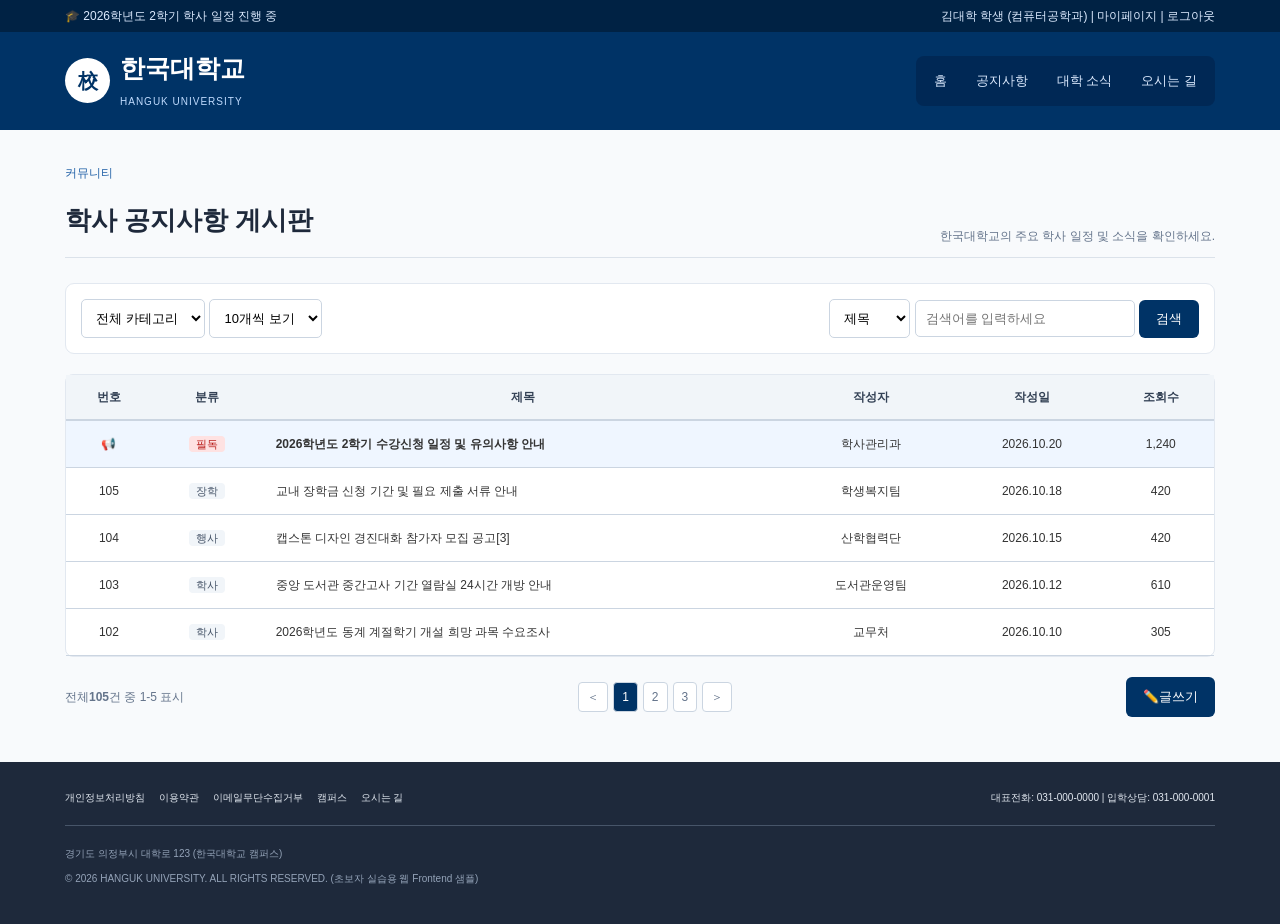
<file: board.html>
<!DOCTYPE html>
<html lang="en">
<head>
    <meta charset="UTF-8">
    <meta name="viewport" content="width=device-width, initial-scale=1.0">
    <link rel="stylesheet" href="css/style.css">
    <title>한국대학교 - Main</title>
</head>
<body>
    <div class="top">
        <div class="wrap topin">
            <span>🎓 2026학년도 2학기 학사 일정 진행 중</span>
            <span>김대학 학생 (컴퓨터공학과) | 마이페이지 | 로그아웃</span>
        </div>
    </div>
    <header>
        <div class="wrap headin">
            <a href="index.html" class="logo">
                <span class="mark">校</span>
                <span>
                    <b>한국대학교</b>
                    <small>HANGUK UNIVERSITY</small>
                </span>
            </a>
            <nav>
                <a href="index.html">홈</a>
                <a href="board.html">공지사항</a>
                <a href="#">대학 소식</a>
                <a href="#">오시는 길</a>
            </nav>
        </div>
    </header>

    <main class="wrap main">
        <div class="pagetitle">
            <div>
                <small>커뮤니티</small>
                <h1>학사 공지사항 게시판</h1>
            </div>
            <p>한국대학교의 주요 학사 일정 및 소식을 확인하세요.</p>
        </div>
        <div class="search">
            <div>
                <select>
                    <option>전체 카테고리</option>
                    <option>학사</option>
                    <option>장학</option>
                    <option>행사</option>
                </select>
                <select>
                    <option>10개씩 보기</option>
                    <option>20개씩 보기</option>
                </select>
            </div>
            
            <div>
                <select>
                    <option>제목</option>
                    <option>작성자</option>
                </select>
                <input type="text" placeholder="검색어를 입력하세요">
                <button class="btn navy-btn">검색</button>
            </div>
        </div>
        <div class="tablebox">
            <table>
                <thead>
                    <tr>
                        <th>번호</th>
                        <th>분류</th>
                        <th>제목</th>
                        <th>작성자</th>
                        <th>작성일</th>
                        <th>조회수</th>
                    </tr>
                </thead>
                <tbody>
                    <tr class="pinned"> <!--게시판의 고정글-->
                        <td>📢</td>
                        <td><em>필독</em></td>
                        <td><a href=view.html><b>2026학년도 2학기 수강신청 일정 및 유의사항 안내</b></a></td>
                        <td>학사관리과</td>
                        <td>2026.10.20</td>
                        <td>1,240</td>
                    </tr>
                    <tr>
                        <td>105</td>
                        <td><label>장학</label></td>
                        <td><a href=view.html>교내 장학금 신청 기간 및 필요 제출 서류 안내</a></td>
                        <td>학생복지팀</td>
                        <td>2026.10.18</td>
                        <td>420</td>
                    </tr>
                    <tr>
                        <td>104</td>
                        <td><label>행사</label></td>
                        <td><a href=view.html>캡스톤 디자인 경진대화 참가자 모집 공고<span>[3]</span></a></td>
                        <td>산학협력단</td>
                        <td>2026.10.15</td>
                        <td>420</td>
                    </tr>
                    <tr>
                        <td>103</td>
                        <td><label>학사</label></td>
                        <td><a href=view.html>중앙 도서관 중간고사 기간 열람실 24시간 개방 안내</a></td>
                        <td>도서관운영팀</td>
                        <td>2026.10.12</td>
                        <td>610</td>
                    </tr>
                    <tr>
                        <td>102</td>
                        <td><label>학사</label></td>
                        <td><a href=view.html>2026학년도 동계 계절학기 개설 희망 과목 수요조사</a></td>
                        <td>교무처</td>
                        <td>2026.10.10</td>
                        <td>305</td>
                    </tr>
                </tbody>
            </table>
        </div>
        <div class="borderbottom">
            <span>전체<b>105</b>건 중 1-5 표시</span>
            <div class="pages">
                <a href="#">＜</a>
                <a href="#" class="selected">1</a>
                <a href="#">2</a>
                <a href="#">3</a>
                <a href="#">＞</a>
            </div>
            <a href="write.html" class="btn navy-btn">✏️글쓰기</a>
        </div>
    </main>

    <footer>
        <div class="wrap">
            <div class="footerlink">
                개인정보처리방침&nbsp;&nbsp;&nbsp;&nbsp; 이용약관&nbsp;&nbsp;&nbsp;&nbsp; 
                이메일무단수집거부&nbsp;&nbsp;&nbsp;&nbsp; 캠퍼스&nbsp;&nbsp;&nbsp;&nbsp; 오시는 길
                <span>대표전화: 031-000-0000 | 입학상담: 031-000-0001</span>
            </div>
            <p>경기도 의정부시 대학로 123 (한국대학교 캠퍼스)</p>
            <p>© 2026 HANGUK UNIVERSITY. ALL RIGHTS RESERVED. (초보자 실습용 웹 Frontend 샘플)</p>
        </div>
    </footer>
</body>
</html>
</file>
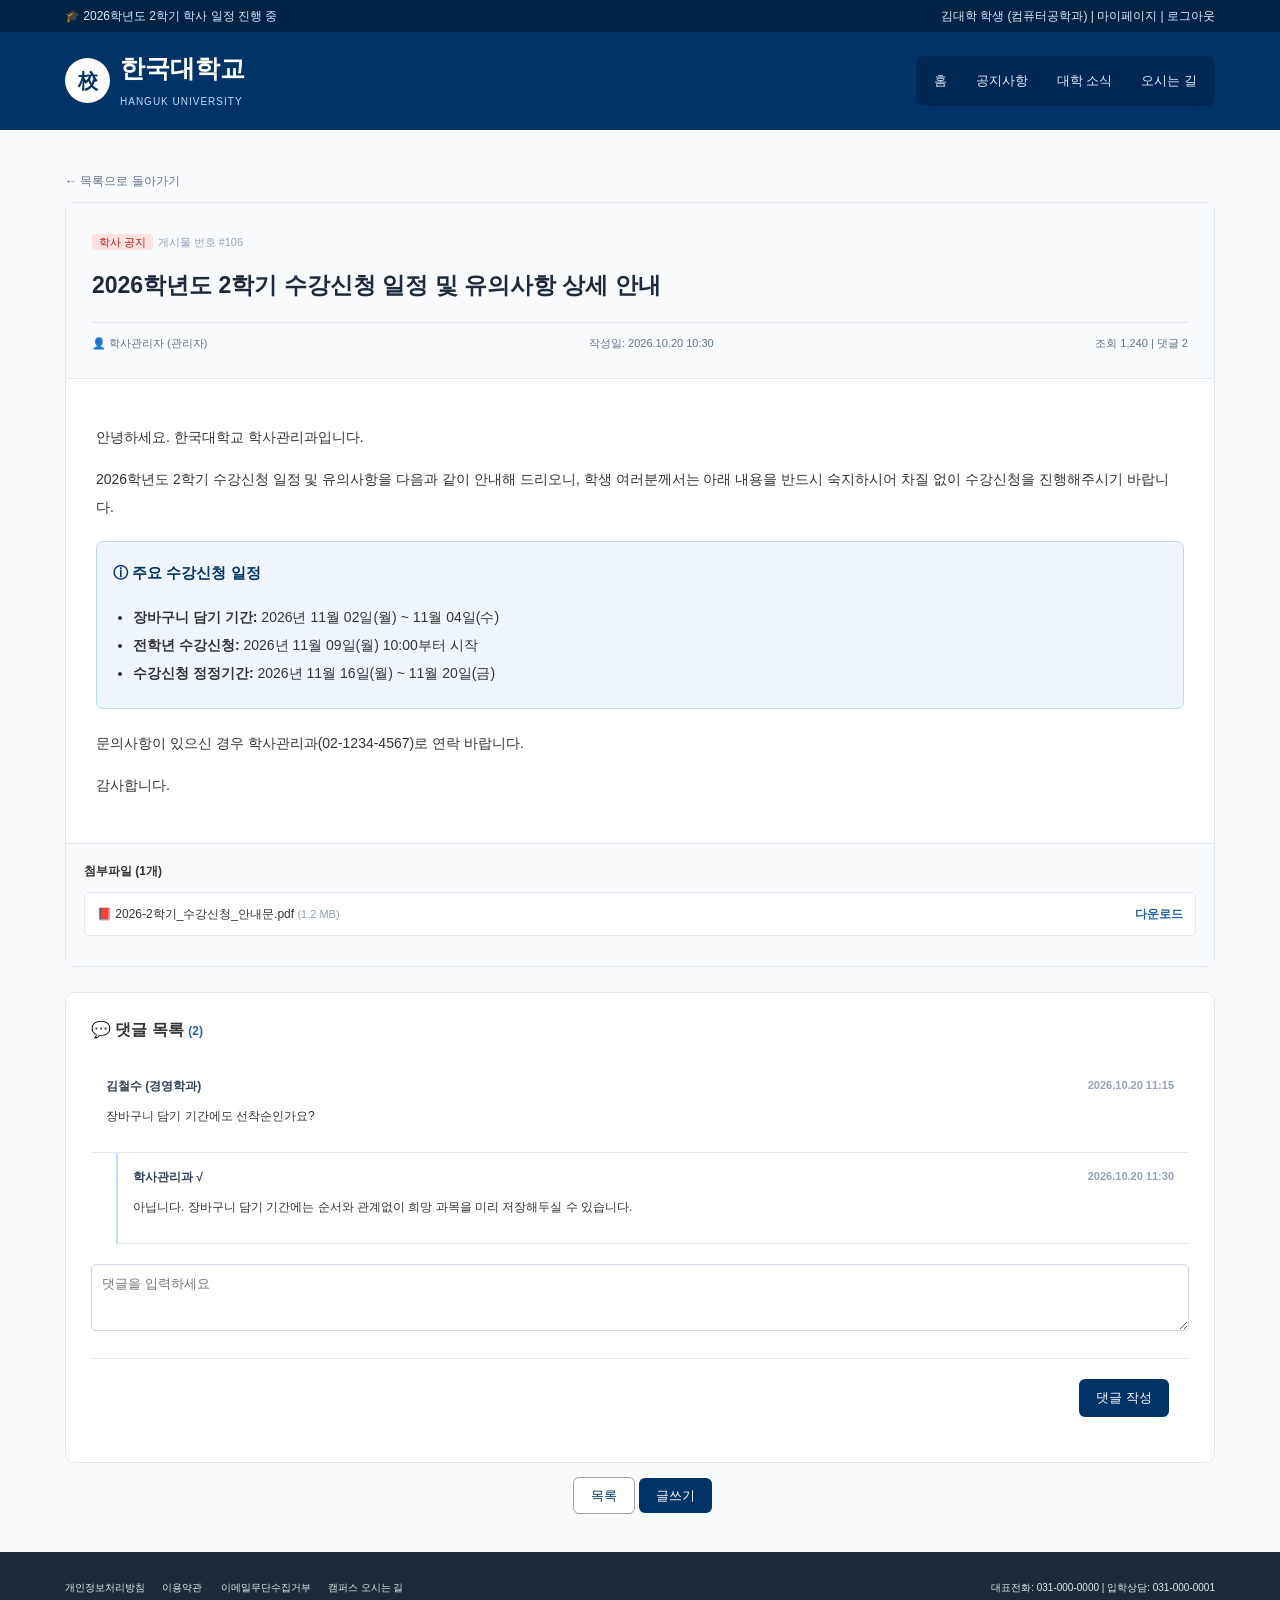
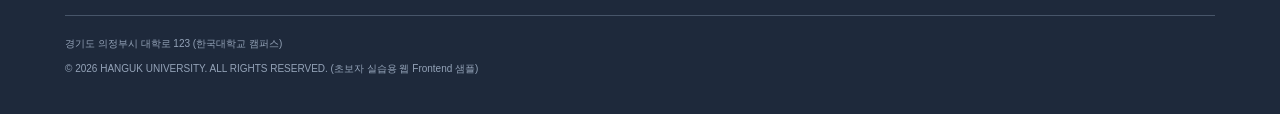
<file: view.html>
<!DOCTYPE html>
<html lang="en">
<head>
    <meta charset="UTF-8">
    <meta name="viewport" content="width=device-width, initial-scale=1.0">
    <link rel="stylesheet" href="css/style.css">
    <title>한국대학교 - Main</title>
</head>
<body>
    <div class="top">
        <div class="wrap topin">
            <span>🎓 2026학년도 2학기 학사 일정 진행 중</span>
            <span>김대학 학생 (컴퓨터공학과) | 마이페이지 | 로그아웃</span>
        </div>
    </div>
    <header>
        <div class="wrap headin">
            <a href="index.html" class="logo">
                <span class="mark">校</span>
                <span>
                    <b>한국대학교</b>
                    <small>HANGUK UNIVERSITY</small>
                </span>
            </a>
            <nav>
                <a href="index.html">홈</a>
                <a href="board.html">공지사항</a>
                <a href="#">대학 소식</a>
                <a href="#">오시는 길</a>
            </nav>
        </div>
    </header>

    <main class="wrap main">
        <p class="back"><a href="board.html">← 목록으로 돌아가기</a></p>

        <!-- 공지사항 내용 -->
        <article class="article">
            <div class="articlehead">
                <em>학사 공지</em> <small>게시물 번호 #106</small>
                <h1>2026학년도 2학기 수강신청 일정 및 유의사항 상세 안내</h1>
                <div class="meta">
                    <span>👤 학사관리자 (관리자)</span>
                    <span>작성일: 2026.10.20 10:30</span>
                    <span>조회 1,240 | 댓글 2</span>
                </div>
            </div>
            <div class="articlebody">
                <p>안녕하세요. 한국대학교 학사관리과입니다.</p>

                <p>
                   2026학년도 2학기 수강신청 일정 및 유의사항을 다음과 같이 안내해
                   드리오니, 학생 여러분께서는 아래 내용을 반드시 숙지하시어 차질 없이
                   수강신청을 진행해주시기 바랍니다.
                </p>

                <div class="schedule">
                    <h3>ⓘ 주요 수강신청 일정</h3>
                    <ul>
                        <li>
                            <b>장바구니 담기 기간:</b> 2026년 11월 02일(월) ~ 11월 04일(수)
                        </li>
                        <li>
                            <b>전학년 수강신청:</b> 2026년 11월 09일(월) 10:00부터 시작                        
                        </li>
                        <li>
                            <b>수강신청 정정기간:</b> 2026년 11월 16일(월) ~ 11월 20일(금)
                        </li>
                    </ul>
                </div>
                <p>문의사항이 있으신 경우 학사관리과(02-1234-4567)로 연락 바랍니다.</p>
                <p>감사합니다.</p>
            </div>
            <div class="file-attachment">
                <b>첨부파일 (1개)</b>
                <p> 
                    <span>📕 2026-2학기_수강신청_안내문.pdf <small>(1.2 MB)</small></span>
                    <a href="#">다운로드</a>
                </p>
                
            </div>
        </article>

        <!-- 댓글 목록 -->
        <section class="comments">
            <h2>💬 댓글 목록 <span class ="comments-count">(2)</span></h2>
            <div class="comment">
                <b>김철수 (경영학과) <span>2026.10.20 11:15</span></b>
                <p>장바구니 담기 기간에도 선착순인가요?</p>
            </div>
            <div class="comment reply">
                <b>학사관리과 √ <span>2026.10.20 11:30</span></b>
                <p>
                    아닙니다. 장바구니 담기 기간에는 순서와 관계없이 희망 과목을 미리
                    저장해두실 수 있습니다.
                </p>
            </div>
            <textarea rows="3" placeholder="댓글을 입력하세요"></textarea>
            <div class="actions">
                <button class="btn navy-btn">댓글 작성</button>
            </div>
        </section>
        <div class="write-buttons">
            <a href="board.html" class="btn white-btn">목록</a>
            <a href="write.html" class="btn navy-btn">글쓰기</a>
        </div>

    </main>

    <footer>
        <div class="wrap">
            <div class="footerlink">
                개인정보처리방침&nbsp;&nbsp;&nbsp;&nbsp;&nbsp;&nbsp;이용약관&nbsp;&nbsp;&nbsp;&nbsp;&nbsp;&nbsp;
                이메일무단수집거부&nbsp;&nbsp;&nbsp;&nbsp;&nbsp;&nbsp;캠퍼스 오시는 길
                <span>대표전화: 031-000-0000 | 입학상담: 031-000-0001</span>
            </div>
            <p>경기도 의정부시 대학로 123 (한국대학교 캠퍼스)</p>
            <p>© 2026 HANGUK UNIVERSITY. ALL RIGHTS RESERVED. (초보자 실습용 웹 Frontend 샘플)</p>
        </div>
    </footer>
</body>
</html>
</file>
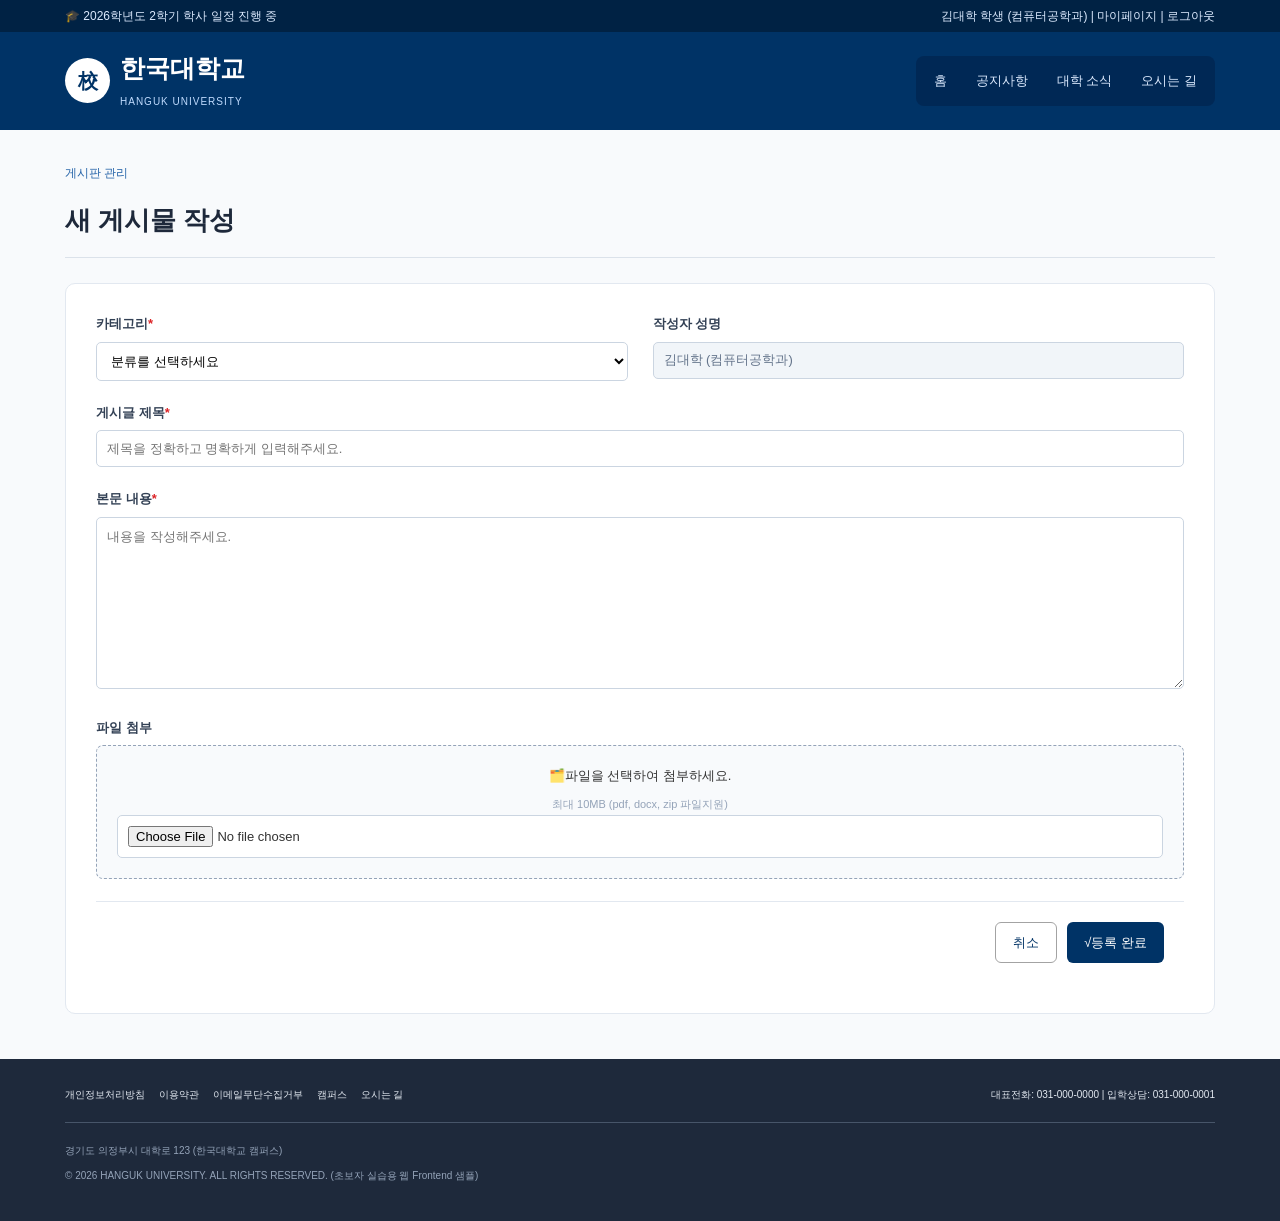
<file: write.html>
<!DOCTYPE html>
<html lang="en">
<head>
    <meta charset="UTF-8">
    <meta name="viewport" content="width=device-width, initial-scale=1.0">
    <link rel="stylesheet" href="css/style.css">
    <title>한국대학교 - Main</title>
</head>
<body>
    <div class="top">
        <div class="wrap topin">
            <span>🎓 2026학년도 2학기 학사 일정 진행 중</span>
            <span>김대학 학생 (컴퓨터공학과) | 마이페이지 | 로그아웃</span>
        </div>
    </div>
    <header>
        <div class="wrap headin">
            <a href="index.html" class="logo">
                <span class="mark">校</span>
                <span>
                    <b>한국대학교</b>
                    <small>HANGUK UNIVERSITY</small>
                </span>
            </a>
            <nav>
                <a href="index.html">홈</a>
                <a href="board.html">공지사항</a>
                <a href="#">대학 소식</a>
                <a href="#">오시는 길</a>
            </nav>
        </div>
    </header>

    <main class="wrap main">
        <div class="pagetitle">
            <div>
                <small>게시판 관리</small>
                <h1>새 게시물 작성</h1>
            </div>
        </div>

        <!--글쓰기 폼-->
        <section class="formpannel">

            <div class="form-row">
            <!--카테고리-->
                <div class="field">
                    <label>카테고리<b class="red">*</b></label>
                    <select>
                        <option>분류를 선택하세요</option>
                        <option>학사 공지</option>
                        <option>장학 안내</option>
                        <option>행사/모집</option>
                    </select>
                </div>
                
                <!--작성자 성명-->
                <div class="field">
                    <label>작성자 성명</label>
                    <input type="text" value="김대학 (컴퓨터공학과)" readonly>
                </div>
            </div>

            <!--게시글 제목-->
            <div class="field">
                <label>게시글 제목<b class="red">*</b></label>
                <input type="text" placeholder="제목을 정확하고 명확하게 입력해주세요.">
            </div>

            <!--본문 내용-->
            <div class="field">
                <label>본문 내용<b class="red">*</b></label>
                <textarea rows="10" placeholder="내용을 작성해주세요."></textarea>
            </div>

            <!--파일 첨부-->
            <div class="field">
                <label>파일 첨부</label>
                <div class="upload">
                    <p>🗂️파일을 선택하여 첨부하세요.</p>
                    <small>최대 10MB (pdf, docx, zip 파일지원)</small>
                    <input type="file">
                </div>
            </div>

            <!--등록 버튼, 취소버튼-->
            <div class="actions">
                <a href="board.html" class="btn white-btn">취소</a>
                <button class="btn navy-btn">√등록 완료</button>
            </div>

        </section>
       
    </main>

    <footer>
        <div class="wrap">
            <div class="footerlink">
                개인정보처리방침&nbsp;&nbsp;&nbsp;&nbsp; 이용약관&nbsp;&nbsp;&nbsp;&nbsp; 
                이메일무단수집거부&nbsp;&nbsp;&nbsp;&nbsp; 캠퍼스&nbsp;&nbsp;&nbsp;&nbsp; 오시는 길
                <span>대표전화: 031-000-0000 | 입학상담: 031-000-0001</span>
            </div>
            <p>경기도 의정부시 대학로 123 (한국대학교 캠퍼스)</p>
            <p>© 2026 HANGUK UNIVERSITY. ALL RIGHTS RESERVED. (초보자 실습용 웹 Frontend 샘플)</p>
        </div>
    </footer>
</body>
</html>
</file>
<file: css/style.css>
/*공통 기본 설정*/
* {
    box-sizing: border-box;
}

body {
    margin: 0;
    font-family: Arial, "맑은 고딕", sans-serif;
    color: #333;
    background-color: #f8fafc;
    line-height: 1.5;
}

a {
    color: inherit;
    text-decoration: none;
}

a:hover {
    text-decoration: underline;
}

.wrap {
    max-width: 1150px;
    margin: 0 auto;
}

/*top 디자인*/
.top {
    background-color: #002244;
    color: #dbeafe;
    font-size: 12px;
    padding: 7px 0;
}

.topin {
    display: flex;
    justify-content: space-between;
    gap: 10px;
}

/*헤더 디자인*/
.headin {
    display: flex;
    justify-content: space-between;
    align-items: center;
    gap: 20px;
    padding: 18px 0;
}

header {
    background-color: #003366;
    color: white;
}

.logo {
    display: flex;
    gap: 10px;
    align-items: center;
}

.mark {
    display: flex;
    justify-content: center;
    align-items: center;
    width: 45px;
    height: 45px;
    border-radius: 50%;/*동그란 테두리*/
    background-color: white;
    color: #003366;
    font-size: 20px;
    font-weight: bold;
}

.logo b {
    display: block;
    font-size: 25px;
}

.logo small {
    font-size: 10px;
    color: #bfdbfe;
    letter-spacing: 1px;
}

nav {
    display: flex;
    gap: 5px;
    font-size: 13px;
    padding: 6px;
    border-radius: 8px;
    background-color: #002855;
}

nav a {
    color: #dbeafe;
    padding: 9px 12px;
}

nav a:hover {
    background-color: #2563a8;
    color: white;
    text-decoration: none;
    border-radius: 5px;
}

/*메인 디자인*/
.main {
    padding-top: 30px;
    padding-bottom: 45px;
    min-height: 600px;
}

.hero {/*메인 배너*/
    background: linear-gradient(110deg, #003366, #005599);
    /*선형 그라디언트*/
    border-radius: 14px;
    color: white;
    padding: 40px;
    position: relative;
}

.pill {
    background-color: #245985;
    border: 1px solid #6496c4;
    border-radius: 20px;
    padding: 4px 7px;
    font-size: 11px;
}

.hero h1 {
    font-size: 32px;
}

.hero p {
    font-size: 14px;
    color: #dbeafe;
    margin-bottom: 25px;
}

/*공통 버튼 디자인*/
.btn {
    border: 0;
    text-align: center;
    padding: 10px 17px;
    font-family: inherit;
    background-color: pink;
    border-radius: 6px;
    font-size: 13px;
}

.btn:hover {
    text-decoration: none;
    opacity: 0.9;
}

.orange-btn {
    background-color: #e67e22;
    color: white;
}

.white-btn {
    background-color: white;
    color: #003366;
    margin-left: 5px;
    border: 1px solid rgb(163, 163, 163);
}

.navy-btn {
    background-color: #003366;
    color: white;
}

.watermark {
    position: absolute;
    right: 15px;
    bottom: -35px;    
    opacity: .1;
    font-size: 150px;
    font-weight: bold;
}

/*카드 디자인*/
.quick {
    display: flex;
    gap: 15px;
    margin-top: 27px;
}

.quick a {
    flex: 1;
    border: 1px solid #e2e8f0;
    padding: 18px 10px;
    text-align: center;
    background-color: white;
    border-radius: 10px;
}

.quick a:hover {
    text-decoration: none;
    border: 1px solid #9bb8d4;
}

.quick i {
    display: block;
    font-size: 22px;
    background-color: #efefef;
    border-radius: 50%;
    width: 45px;
    height: 45px;
    margin: 0 auto 10px;
    padding-top: 7px;
    font-style: normal;/*이텔릭체 -> 원래 상태로 복귀*/
}

.quick b {
    display: block;
    font-size: 13px;
}

.quick small {
    display: block;
    font-size: 11px;
    color: #64768b;
   
}

.news {
    display: flex;
    gap: 15px;
    margin-top: 10px;
}

.panel {
    flex: 1;
    border: 1px solid #e2e8f0;
    border-radius: 10px;
    padding: 22px;
    margin-top: 20px;
    background-color: white;
}

.notice-title {
    display: flex;
    justify-content: space-between;
    align-items: center;
    border-bottom: 1px solid #e2e8f0;
    margin-bottom: 15px;
}

.news-title {
    display: flex;
    justify-content: space-between;
    align-items: center;
    border-bottom: 1px solid #e2e8f0;
    margin-bottom: 15px;
}

.notice-title a {/*더보기+*/
    color: #2563a8;
    font-size: 12px;
}

.news-title small {/*CAMPUS NOW*/
    color: #94a3b8;
    font-size: 11px;
}

.notice-title h2 {
    font-size: 17px;
}

.news-title h2 {
    font-size: 17px;
}

.notice-content {/*공지사항 글 리스트*/
    list-style: none;/*글머리 기호 삭제*/
    margin: 0;
    padding: 0;/*리스트가 기복적으로 가지고 있는 말머리 공간 삭제*/
}

.notice-content li {
    font-size: 12px;
    display: flex;
    justify-content: space-between;
    gap: 10px;
    padding: 8px 0;
    align-items: center;
}

.notice-content em {
    background-color: #fee2e2;
    border-radius: 4px;
    font-style: normal;
    font-size: 11px;
    padding: 2px 7px;
    color: #b91c19;
}

.notice-content span {
    font-size: 11px;
    color: #94a3b8;
}

.news-content {
    display: flex;
    gap: 15px;
}

.news-content img {
    border-radius: 7px;
    width: 120px;
    height: 90px;
    object-fit: cover;
}

.news-content b {
    font-size: 12px;
    color: #2563a8;
}

.news-content h3 {
    font-size: 13px;
    margin: 5px 0;
}

.news-content p {
    font-size: 13px;
    color: #64748b;
}

.news-content span {
    font-size: 11px;
    color: #94a3b8;
}

/*footer 디자인*/
footer {
    background-color: #1e293b;
    color: #94a3b8;
    padding: 28px 0;
    font-size: 10px;
}

.footerlink {
    display: flex;
    justify-content: space-between;
    gap: 12px;
    color: #e2e8f0;
    border-bottom: 1px solid #475569;
    padding-bottom: 20px;
    margin-bottom: 20px;
}

.footerlink p {
    margin-top: 5px;
    margin-bottom: 5px;
}


/*게시판 목록 디자인*/

/*페이지 제목 배너*/
.pagetitle {
    display: flex;
    justify-content: space-between;
    border-bottom: 1px solid #dbe2ea;
    margin-bottom: 25px;
    align-items: end;
}

.pagetitle small {
    font-size: 12px;
    color: #2563a8;
}

.pagetitle h1 {
    font-size: 26px;
    color: #1e293b;
}

.pagetitle p {
    font-size: 12px;
    color: #64748b;
}

/*게시판 검색 디자인*/
.search {
    display: flex;
    justify-content: space-between;
    align-items: center;
    padding: 15px;
    background-color: white;
    border: 1px solid #e2e8f0;
    border-radius: 9px;
    margin-bottom: 20px;
}

select, input {
    font-family: inherit;
    font-size: 13px;
    padding: 10px;
    border: 1px solid #cbd5e1;
    border-radius: 5px;
    background-color: white;
}

.search input {
    width: 220px;
}

.tablebox {
    border: 1px solid #e2e8f0;
    border-radius: 8px;
    background-color: white;
}

table {
    width: 100%;
    border-collapse: collapse;
    font-size: 12px;
    text-align: center;
}

th {
    background-color: #f1f5f9;
    color: #334155;   
    padding: 13px;
    border-bottom: 2px solid #cbd5e1;
}

td {
    padding: 14px;
    border-bottom: 1px solid #cbd5e1;
}

.pinned {
    background-color: #eff6ff;
}

em {
    background-color: #fee2e2;
    border-radius: 4px;
    font-style: normal;
    font-size: 11px;
    padding: 2px 7px;
    color: #b91c19;
}

td label {
    padding: 2px 7px;
    background-color: #f1f5f9;
    border-radius: 4px;
    color: #475569;
    font-size: 11px;
}

td:nth-child(3) {/*tr내 td중 3번째 td만 선택*/
    text-align: left;
}

/*게시판 목록 하단 페이지 번호 디자인*/
.borderbottom {
    display: flex;
    justify-content: space-between;
    align-items: center;
    margin-top: 20px;
    font-size: 12px;
    color: #64748b;
}

.pages {
    display: flex;
    gap: 5px;
}

.pages a {
    border: 1px solid #cbd5e1;
    border-radius: 4px;
    text-align: center;
    background-color: white;
    padding: 5px 8px;
}

.pages .selected {/*선택된 디자인 변경*/
    background-color: #003366;
    color: white;
}

/* 게시판 글 내용보기 디자인 */
.back {
    color: #64748b;
    font-size: 12px;    
}

.article {
    border: 1px solid #e2e8f0;
    background-color: white;
    border-radius: 10px;
}

.articlehead {
    background-color: #f8fafc;
    padding: 26px;
    border-bottom: 1px solid #e2e8f0;
}

.articlehead h1 {
    color: #1e293b;
    font-size: 23px;
    margin-top: 15px;
    margin-left: 0;
    margin-bottom: 20px;
}

.articlehead .meta {
    display: flex;
    justify-content: space-between;
    font-size: 11px;
    color: #64748b;
    gap: 10px;
    border-top: 1px solid #e2e8f0;
    padding-top: 12px;
}

.articlehead small {
    font-size: 11px;
    color: #94a3b8;
}

.articlebody {
    padding: 30px;
    min-height: 250px;
    font-size: 14px;
    line-height: 2.0;
}

.articlebody .schedule {
    border: 1px solid #bfdbfe;
    background-color: #eff6ff;
    border-radius: 7px;
    padding: 16px;
    margin-top: 20px;
    margin-bottom: 20px;
}

.articlebody .schedule h3 {
    color: #003366;
    font-size: 15px;
    margin-top: 0;
    margin-left: 0;
}

.articlebody ul {
    padding-left: 20px;
    margin-bottom: 5px;
}

.file-attachment {
    border-top: 1px solid #e2e8f0;
    padding: 18px;
    font-size: 12px;
    background-color: #f8fafc;
   
}

.file-attachment p {
    display: flex;
    justify-content: space-between;
    border: 1px solid #e2e8f0;
    border-radius: 5px;
    padding: 12px;
    background-color: white;
}

.file-attachment a {
    color: #2563a8;
    font-weight: bold;
}

.file-attachment p small {
    font-size: 11px;
    color: #94a3b8;
}

.comments {
    padding: 25px;
    margin-top: 25px;
    background-color: white;
    border: 1px solid #e2e8f0;
    border-radius: 10px;
}

.comments h2 {
    font-size: 16px;
    margin-top: 0;
    margin-bottom: 20px;
}

.comments-count {
    color: #2563a8;
    font-size: 12px;
}

.comment {
    border-bottom: 1px solid #e2e8f0;
    padding: 15px;
    font-size: 12px;
}

.comment b {
    color: #334155;
    display: flex;
    justify-content: space-between;
    align-items: center;
}

.comment span { /* 댓글 시간 표시 */
    color: #94a3b8;   
    font-size: 11px;
}

.comment.reply {
    margin-left: 25px;
    padding-left: 15px;
    border-left: 2px solid #bfdbfe;
    margin-bottom: 20px;
}

.comments textarea {
    width: 100%;   
    border: 1px solid #cbd5e1;
    border-radius: 5px;
    background-color: white;
    font-size: 13px;
    font-family: inherit;
    padding: 10px;
    resize: vertical;
}

.actions {
    display: flex;
    justify-content: flex-end; /* 오른쪽 정렬 */
    padding: 20px;
    border-top: 1px solid #e2e8f0;
    margin-top: 20px;
}

.write-buttons {
    text-align: center;
    margin-top: 20px;
}

/*게시판 글쓰기 폼 디자인*/
.formpannel {
    background-color: white;
    border: 1px solid #e2e8f0;
    border-radius: 10px;
    padding: 30px;
}

.form-row {
    display: flex;
    gap: 25px;
}

.form-row .field {
    flex: 1;
}

.field {
    margin-bottom: 22px;
}

.field label {
    display: block;
    font-size: 13px;
    font-weight: bold;
    color: #334155;
    margin-bottom: 8px;
}

.field .red {
    color: #dc2326;
}

.field input, .field select, .field textarea {
    width: 100%;
}

.field textarea {
    padding: 10px;
    font-size: 13px;
    border: 1px solid #cbd5e1;
    border-radius: 5px;
    background-color: white;
    font-family: inherit;
    resize: vertical;
}

/*readonly 속성을 가진 input만 선택*/
.field input[readonly] {
    background-color: #f1f5f9;
    color: #64748b;
}

.upload {
    padding: 20px;
    text-align: center;
    background-color: #f8fafc;
    border: 1px dashed #94a3b8;
    border-radius: 7px;
}

.upload p {
    font-size: 13px;
    margin-top: 0;
    margin-bottom: 5px;
}

.upload small {
    font-size: 11px;
    color: #94a3b8;
    margin-bottom: 20px;
}

.actions a {
    margin-right: 10px;
}
</file>
